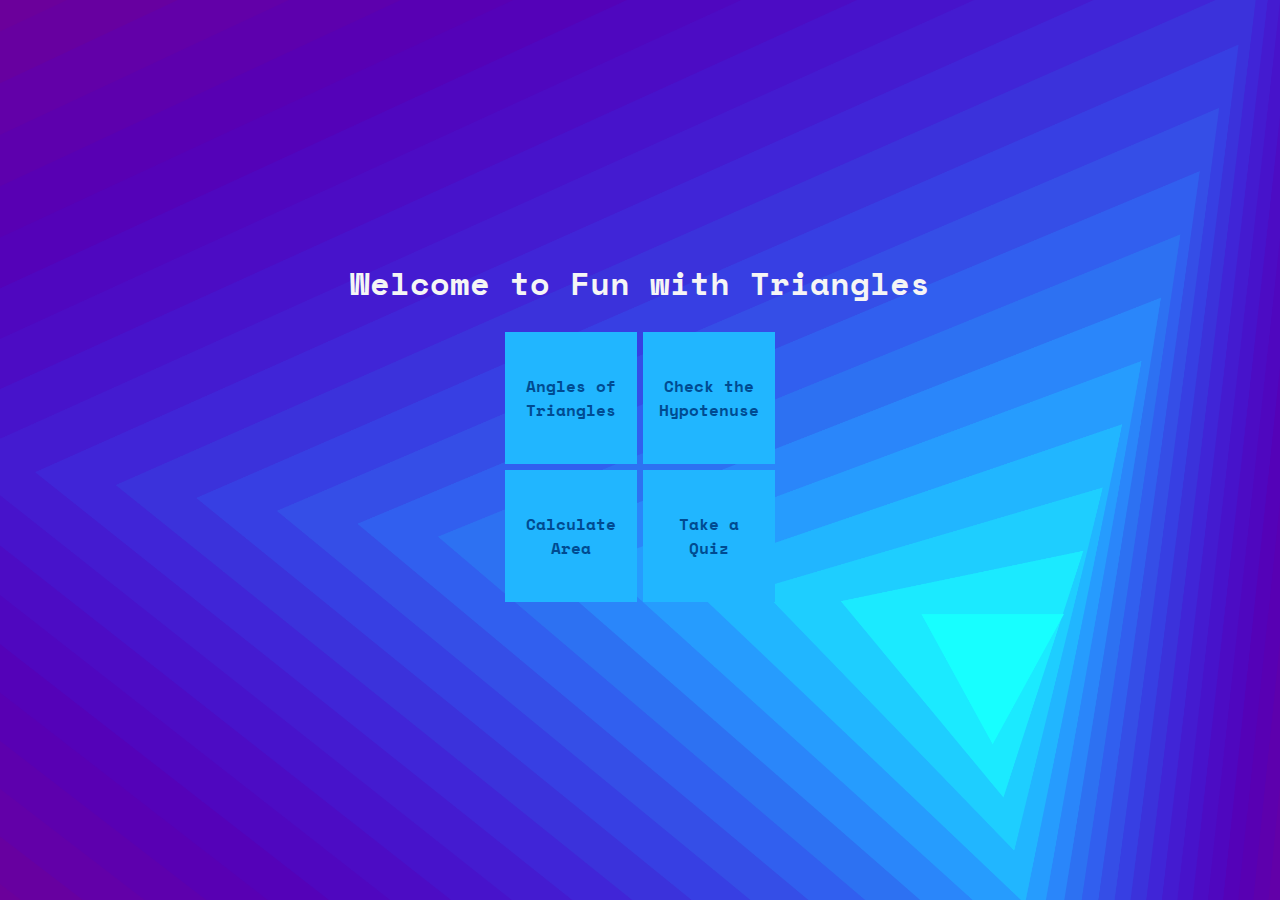
<file: index.html>
<!DOCTYPE html>
<html lang="en">
<head>
    <meta charset="UTF-8">
    <meta http-equiv="X-UA-Compatible" content="IE=edge">
    <meta name="viewport" content="width=device-width, initial-scale=1.0">
    <link rel="stylesheet" href="style.css">
    <link rel="stylesheet" href="https://use.fontawesome.com/releases/v5.15.3/css/all.css" integrity="sha384-SZXxX4whJ79/gErwcOYf+zWLeJdY/qpuqC4cAa9rOGUstPomtqpuNWT9wdPEn2fk" crossorigin="anonymous">
    <title>Fun With Triangles</title>
</head>
<body class="index">
    <div class="main">
        <div class="section">
        <div class="title">
            <h1>Welcome to Fun with Triangles</h1>
            <div class="grid">
                <div class="col">
                    <a href="./angleOfTriangles.html"><div class="box"><p>Angles of Triangles</p></div></a>
                    <a href="/areaOfTriangle.html"><div class="box">Calculate Area</div></a>
                </div>
                <div class="col">
                    <a href="/hypotenuseOfTriangle.html"><div class="box">Check the Hypotenuse</div></a>
                    <a href="/Quiz.html"><div class="box">Take a Quiz</div></a>
                </div>
            </div>
        </div>
    </div>
    </div>
    <footer class="footer footer1 ">
        <ul class="footerList">
            <li class="footerLink">
                <a href="https://github.com/Husain01" target="_blank"><i class="fab fa-github" aria-hidden="true"></i></a>
            </li>
            <li class="footerLink">
                <a href="https://twitter.com/itswhoissane" target="_blank">
                    <i class="fab fa-twitter"></i>
                </a>
            </li>
            <li class="footerLink">
                <a href="https://www.linkedin.com/in/hussain-bhagat/" target="_blank">
                    <i class="fab fa-linkedin-in"></i>
                </a>
            </li>
            <li class="footerLink">
                <a href="https://www.instagram.com/itswhoissane/" target="_blank">
                    <i class="fab fa-instagram"></i>
                </a>
            </li>
            <li class="footerLink">
                <a href="https://husainbhagat.netlify.app/" target="_blank">
                    <i class="fas fa-briefcase"></i>
                </a>
            </li>
        </ul>
        
    </footer>
</body>
</html>
</file>
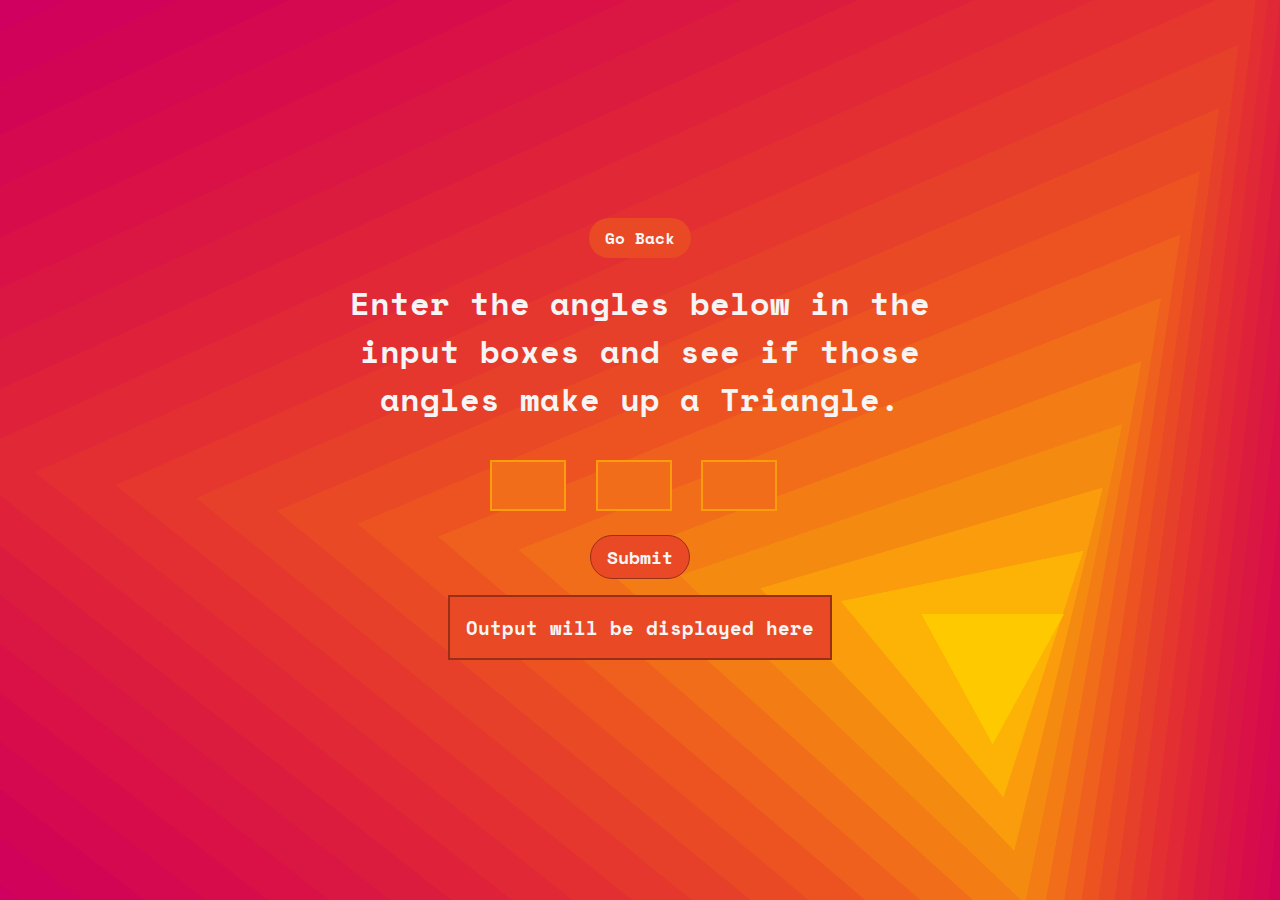
<file: angleOfTriangles.html>
<!DOCTYPE html>
<html lang="en">
<head>
    <meta charset="UTF-8">
    <meta http-equiv="X-UA-Compatible" content="IE=edge">
    <meta name="viewport" content="width=device-width, initial-scale=1.0">
    <link rel="stylesheet" href="style.css">
    <link rel="stylesheet" href="https://use.fontawesome.com/releases/v5.15.3/css/all.css" integrity="sha384-SZXxX4whJ79/gErwcOYf+zWLeJdY/qpuqC4cAa9rOGUstPomtqpuNWT9wdPEn2fk" crossorigin="anonymous">
    <title>Fun with Triangles | Angles of Triangle</title>
</head>
<body class="angleOfTri">
    <div class="main">
        <div class="section">
            <div class="backCTA back1">
                <i class="fas fa-chevron-left"></i>
                <a href="/index.html">Go Back</a>
            </div>
            <h1>Enter the angles below in the input boxes and see if those angles make up a Triangle.</h1>
            <form class="form" id="angleOfTriForm">
                <input type="number"  class=" inputBox inputBox1 inputAngle" min="1" max="180" required>
                <input type="number"  class="inputBox inputBox1 inputAngle" min="1" max="180" required>
                <input type="number"  class="inputBox inputBox1 inputAngle" min="1" max="180" required>
                <button class="btn btn1 inputAngle" id="submitBtn"> Submit</button>
            </form>
            <div class="output output1">
                <div id="outputText">Output will be displayed here</div>
            </div>
        </div>
    </div>
    <footer class="footer ">
        <ul class="footerList">
            <li class="footerLink">
                <a href="https://github.com/Husain01" target="_blank"><i class="fab fa-github" aria-hidden="true"></i></a>
            </li>
            <li class="footerLink">
                <a href="https://twitter.com/itswhoissane" target="_blank">
                    <i class="fab fa-twitter"></i>
                </a>
            </li>
            <li class="footerLink">
                <a href="https://www.linkedin.com/in/hussain-bhagat/" target="_blank">
                    <i class="fab fa-linkedin-in"></i>
                </a>
            </li>
            <li class="footerLink">
                <a href="https://www.instagram.com/itswhoissane/" target="_blank">
                    <i class="fab fa-instagram"></i>
                </a>
            </li>
            <li class="footerLink">
                <a href="https://husainbhagat.netlify.app/" target="_blank">
                    <i class="fas fa-briefcase"></i>
                </a>
            </li>
        </ul>
    </footer>
    <script src="angleOfTriangles.js"></script>
</body>
</html>
</file>
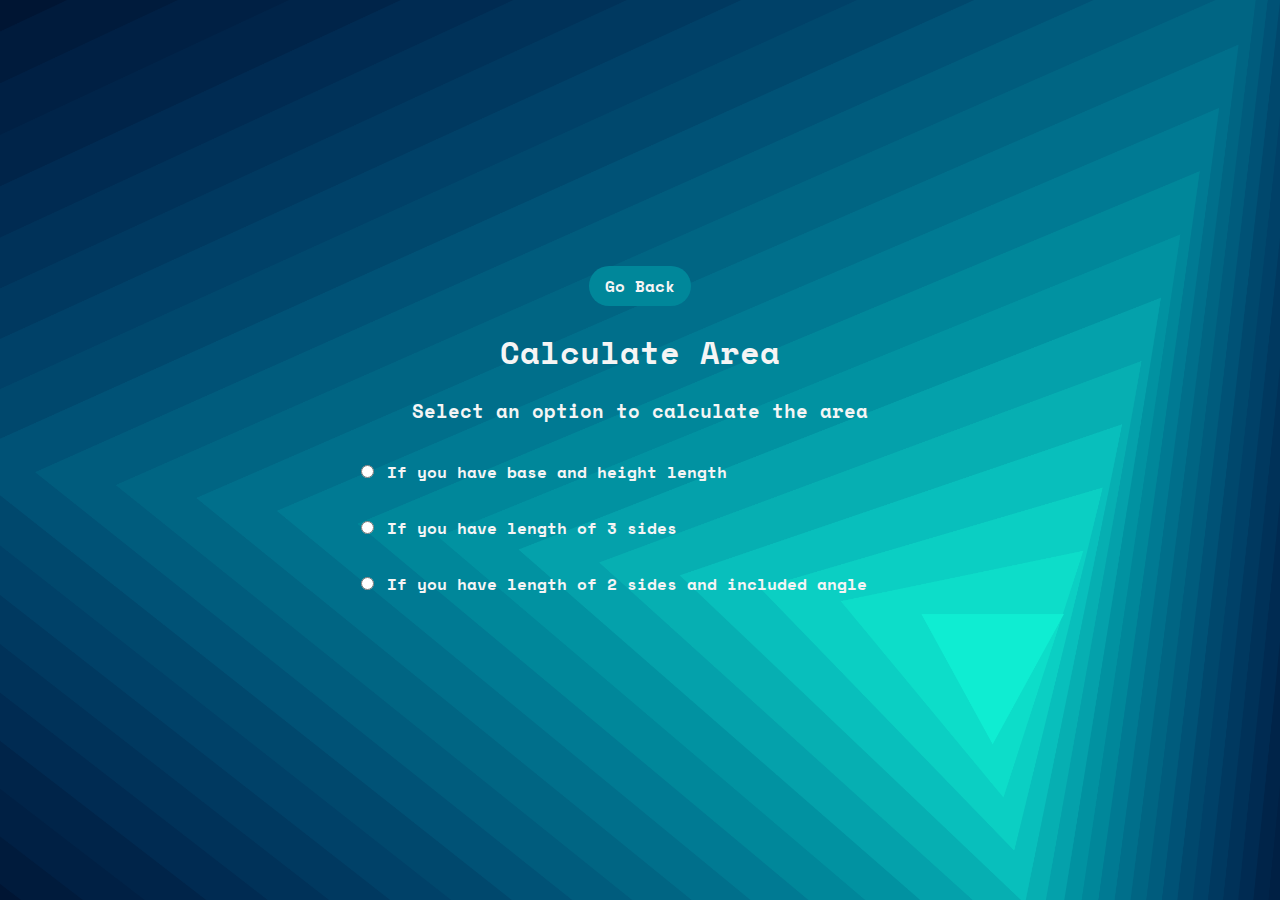
<file: areaOfTriangle.html>
<!DOCTYPE html>
<html lang="en">
  <head>
    <meta charset="UTF-8" />
    <meta http-equiv="X-UA-Compatible" content="IE=edge" />
    <meta name="viewport" content="width=device-width, initial-scale=1.0" />
    <link rel="stylesheet" href="style.css">
    <link rel="stylesheet" href="https://use.fontawesome.com/releases/v5.15.3/css/all.css" integrity="sha384-SZXxX4whJ79/gErwcOYf+zWLeJdY/qpuqC4cAa9rOGUstPomtqpuNWT9wdPEn2fk" crossorigin="anonymous">
    <title>Fun with Triangles | Area of Triangle</title>
  </head>
  <body class="areaOfTri">
    <div class="main">
      <div class="section">
        <div class="backCTA back2">
          <i class="fas fa-chevron-left"></i>
          <a href="/index.html">Go Back</a>
        </div>
        <h1>Calculate Area</h1>
        <h3>Select an option to calculate the area</h3>

        <!-- Select an option to calculate Area -->
        <form class="areaForm">
          <div class="radio">
            <label for="area1" class="label">
              <input type="radio" id="area1" name="area" value="area1" >
              If you have base and height length
            </label>
          </div>
          <div class="radio">
            <label for="area2" class="label">
              <input type="radio" id="area2" name="area" value="area2" >
              If you have length of 3 sides
            </label>
          </div>
          <div class="radio">
            <label for="area3" class="label">
              <input type="radio" id="area3" name="area" value="area3" >
              If you have length of 2 sides and included angle
            </label>
          </div>
        </form>
        <!-- Area Calculation for 1st option -->
        <div style="margin: 1rem 0" class="areaBox">
          <div class="triangle">
            <img src="/img/triangle-height.png" alt="" height="120px" />
          </div>
          <form class="form formAreaCalc">
            <label class="label">
              Base=
              <input
                type="number"
                class=" inputBox inputBox2 inputSide inputOption1"
                min="0.0001"
                step="0.00001"
                required
              />
            </label>
            <label class="label">
              Height=
              <input
                type="number"
                class="inputBox inputBox2 inputSide inputOption1"
                min="0.0001"
                step="0.00001"
                required
              />
            </label>
            <button class="btn btn2" id="submitBtn">Calculate</button>
          </form>
          <h2>Area Calculated:</h2>
          <div class="output output2">
            <label class="label">Area=</label>
            <div style="display: inline" class="areaOutput">
              1/2*Base*Height
            </div>
          </div>
        </div>
        <!-- Area Calculation for 2nd option -->
        <div style="margin: 1rem 0" class="areaBox">
          <div class="triangle">
            <img src="/img/images.png" alt="" height="120px" />
          </div>
          <form class="form formAreaCalc">
            <label class="label">
              a=
              <input
                type="number"
                class="inputBox inputBox2 inputSide inputOption2"
                min="0.0001"
                step="0.00001"
                required
              />
            </label>
            <label class="label">
              b=
              <input
                type="number"
                class="inputBox inputBox2 inputSide inputOption2"
                min="0.0001"
                step="0.00001"
                required
              />
            </label>
            <label class="label">
              c=
              <input
                type="number"
                class="inputBox inputBox2 inputSide inputOption2"
                min="0.0001"
                step="0.00001"
                required
              />
            </label>
            <p class="label error" style="color: brown">
              Enter valid side lengths such that each side length should be less
              than sum of other two sides
            </p>
            <button class="btn btn2" id="submitBtn">Calculate</button>
          </form>
          <h2>Area Calculated:</h2>
          <div class="output output2">
            <label class="label">Area=</label>
            <div style="display: inline" class="areaOutput">
              <span style="font-size: 1.8rem">√</span
              ><span style="border-top: 2px solid whitesmoke; padding-top: 0.1rem"
                >s(s-a)(s-b)(s-c)</span
              >
            </div>
          </div>
        </div>
        <!-- Area Calculation for 3rd Option -->
        <div style="margin: 1rem 0" class="areaBox">
          <div class="triangle">
            <img src="/img/included_angle_1.png" alt="" height="120px" />
          </div>
          <form class="form formAreaCalc">
            <label class="label">
              b=
              <input
                type="number"
                class="inputBox inputBox2 inputSide inputOption3"
                min="0.0001"
                step="0.00001"
                required
              />
            </label>
            <label class="label">
              c=
              <input
                type="number"
                class="inputBox inputBox2 inputSide inputOption3"
                min="0.0001"
                step="0.00001"
                required
              />
            </label>
            <label class="label">
              ∠A(deg)=
              <input
                type="number"
                class="inputBox inputBox2 inputSide inputOption3"
                min="0.0001"
                step="0.00001"
                max="180"
                required
              />
            </label>
            <button class="btn btn2" id="submitBtn">Calculate</button>
          </form>
          <h2>Area Calculated:</h2>
          <div class="output output2">
            <label class="label">Area=</label>
            <div style="display: inline" class="areaOutput">
              1/2*b*c*sin(A)
            </div>
          </div>
        </div>
      </div>
    </div>
    <footer class="footer ">
        <ul class="footerList">
            <li class="footerLink">
                <a href="https://github.com/Husain01" target="_blank"><i class="fab fa-github" aria-hidden="true"></i></a>
            </li>
            <li class="footerLink">
                <a href="https://twitter.com/itswhoissane" target="_blank">
                    <i class="fab fa-twitter"></i>
                </a>
            </li>
            <li class="footerLink">
                <a href="https://www.linkedin.com/in/hussain-bhagat/" target="_blank">
                    <i class="fab fa-linkedin-in"></i>
                </a>
            </li>
            <li class="footerLink">
                <a href="https://www.instagram.com/itswhoissane/" target="_blank">
                    <i class="fab fa-instagram"></i>
                </a>
            </li>
            <li class="footerLink">
                <a href="https://husainbhagat.netlify.app/" target="_blank">
                    <i class="fas fa-briefcase"></i>
                </a>
            </li>
        </ul>
    </footer>
    <script src="areaOfTriangle.js"></script>
  </body>
</html>
</file>
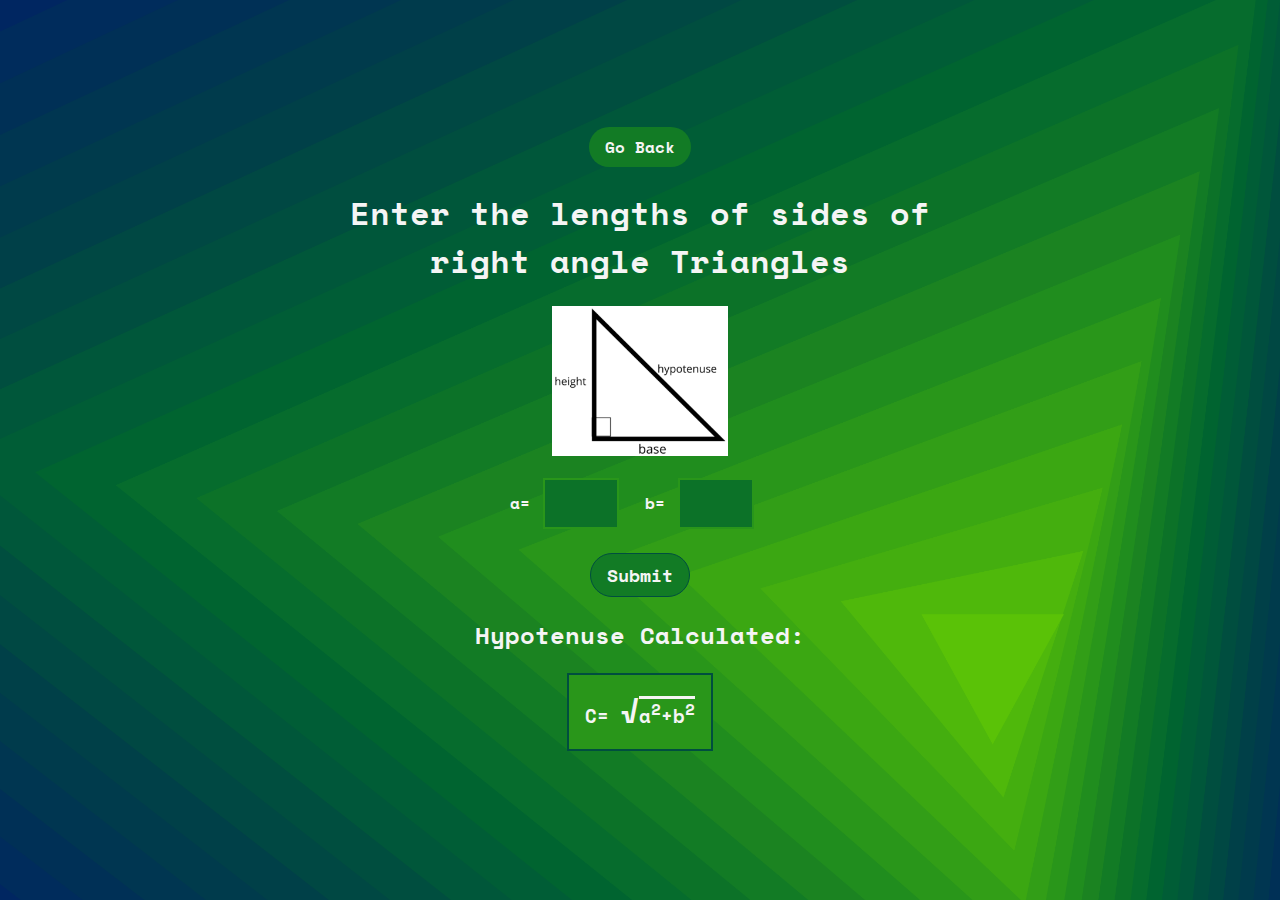
<file: hypotenuseOfTriangle.html>
<!DOCTYPE html>
<html lang="en">
  <head>
    <meta charset="UTF-8" />
    <meta http-equiv="X-UA-Compatible" content="IE=edge" />
    <meta name="viewport" content="width=device-width, initial-scale=1.0" />
    <link rel="stylesheet" href="style.css">
    <link rel="stylesheet" href="https://use.fontawesome.com/releases/v5.15.3/css/all.css" integrity="sha384-SZXxX4whJ79/gErwcOYf+zWLeJdY/qpuqC4cAa9rOGUstPomtqpuNWT9wdPEn2fk" crossorigin="anonymous">
    <title>Fun with Triangles | Calculate Hypotenuse</title>
  </head>
  <body class="hyp">
    <div class="main">
      <div class="section">
        <div class="backCTA back3">
          <i class="fas fa-chevron-left"></i>
          <a href="/index.html">Go Back</a>
        </div>
        <h1>Enter the lengths of sides of right angle Triangles</h1>
        <div class="triangle">
          <img src="/img/hyp.png" alt="Hypotenuse" height="150px" />
        </div>
        <form class="form" id="formHyp">
          <label class="label"
            >a=
            <input
              type="number"
              class="inputBox inputBox3 inputSide"
              min="0.0001"
              step="0.00001"
              required
            />
          </label>
          <label class="label"
            >b=
            <input
              type="number"
              class="inputBox inputBox3 inputSide"
              min="0.0001"
              step="0.00001"
              required
            />
          </label>
          <button class="btn btn3" id="submitBtn">Submit</button>
        </form>
        <h2>Hypotenuse Calculated:</h2>
        <div class="output output3">
          <label class="label">C=</label>
          <div style="display: inline" class="hypOutput">
            <span style="font-size: 1.8rem">√</span
            ><span style="border-top: 3px solid whitesmoke; padding-top: 0.1rem;"
              >a<sup>2</sup>+b<sup>2</sup></span
            >
          </div>
        </div>
      </div>
    </div>
    <footer class="footer ">
        <ul class="footerList">
            <li class="footerLink">
                <a href="https://github.com/Husain01" target="_blank"><i class="fab fa-github" aria-hidden="true"></i></a>
            </li>
            <li class="footerLink">
                <a href="https://twitter.com/itswhoissane" target="_blank">
                    <i class="fab fa-twitter"></i>
                </a>
            </li>
            <li class="footerLink">
                <a href="https://www.linkedin.com/in/hussain-bhagat/" target="_blank">
                    <i class="fab fa-linkedin-in"></i>
                </a>
            </li>
            <li class="footerLink">
                <a href="https://www.instagram.com/itswhoissane/" target="_blank">
                    <i class="fab fa-instagram"></i>
                </a>
            </li>
            <li class="footerLink">
                <a href="https://husainbhagat.netlify.app/" target="_blank">
                    <i class="fas fa-briefcase"></i>
                </a>
            </li>
        </ul>
    </footer>
    <script>
        const inputSides= document.querySelectorAll(".inputSide");
        const formHyp = document.querySelector("#formHyp");
        const hypotenuse= document.querySelector(".hypOutput");
        let lengthA, lengthB;
        formHyp.addEventListener('submit', (e)=>{
            e.preventDefault();
            lengthA = Number(inputSides[0].value);  
            lengthB = Number(inputSides[1].value);  
            hypotenuse.innerText = Math.sqrt((lengthA*lengthA) + (lengthB*lengthB));
        })
    </script>
  </body>
</html>
</file>
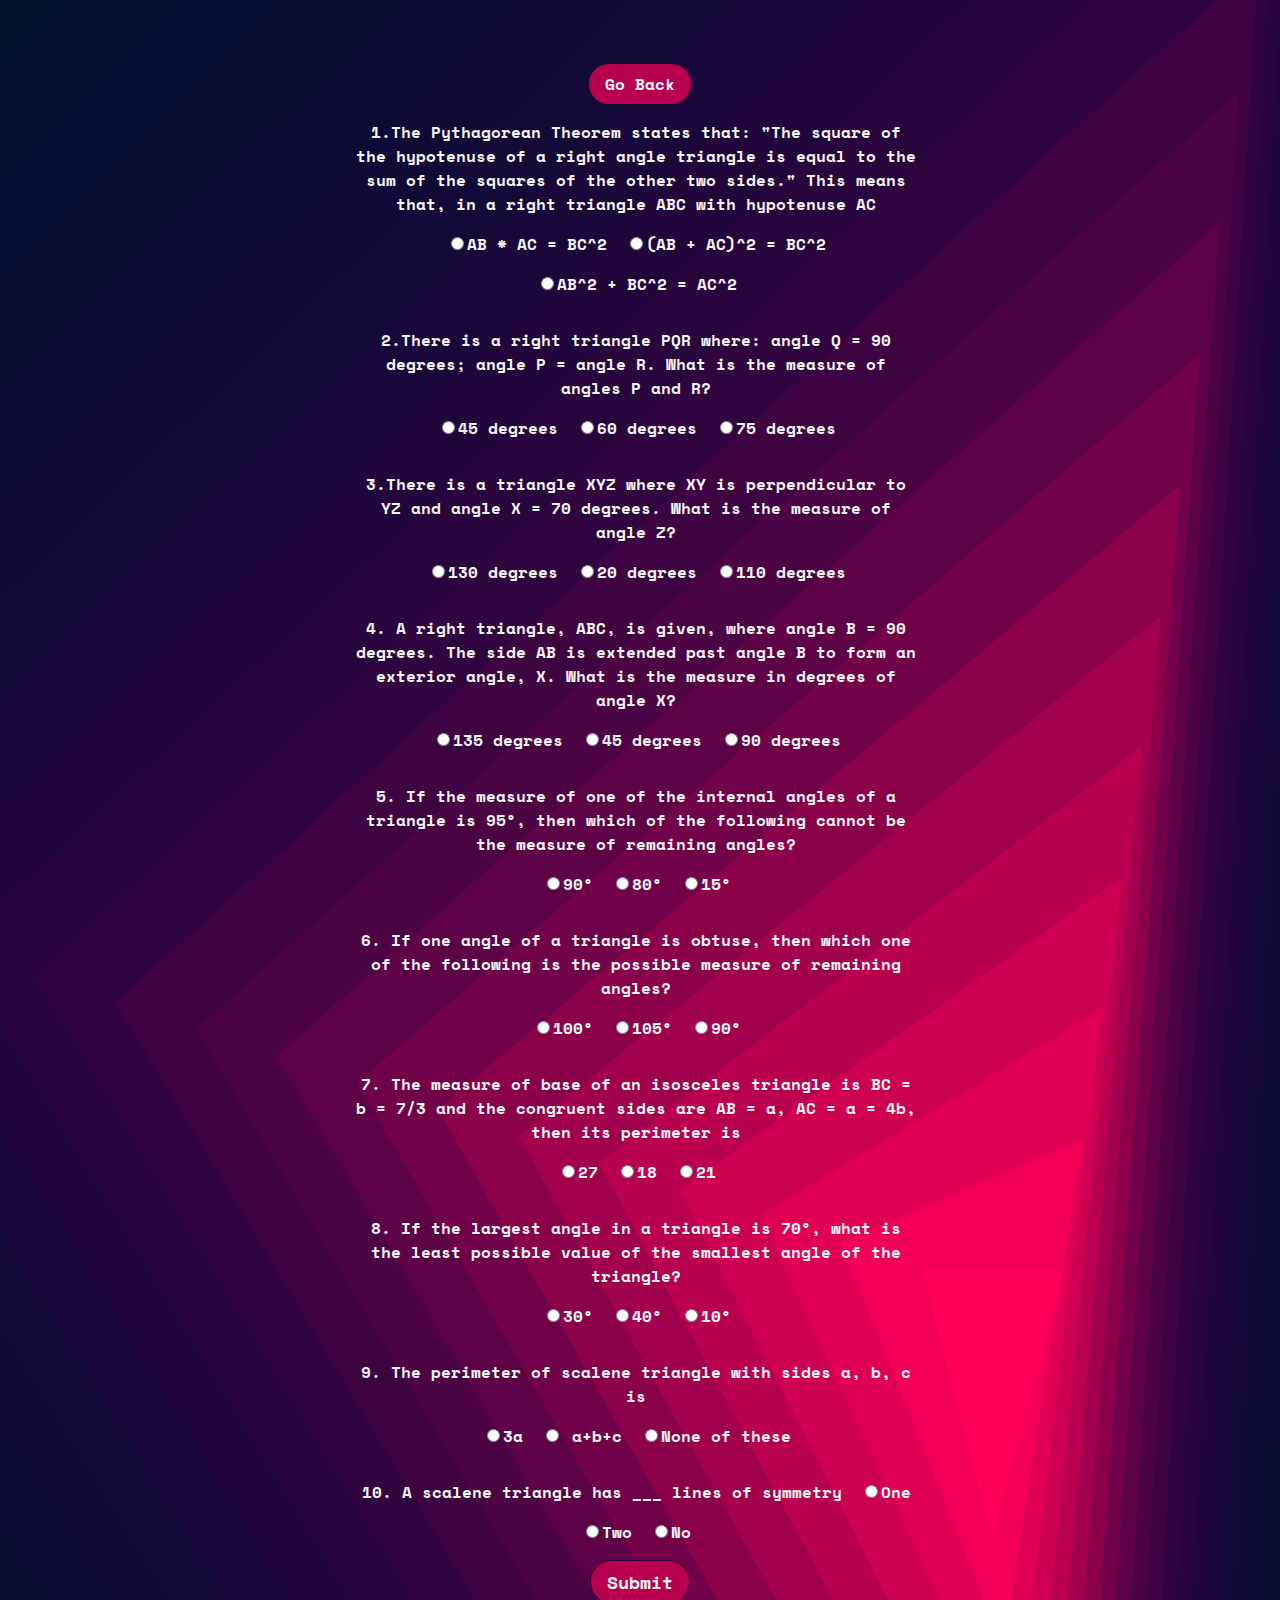
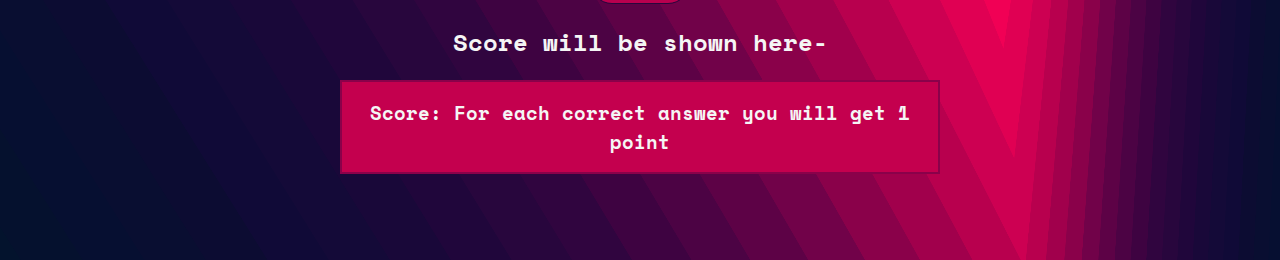
<file: Quiz.html>
<!DOCTYPE html>
<html lang="en">
<head>
    <meta charset="UTF-8">
    <meta http-equiv="X-UA-Compatible" content="IE=edge">
    <meta name="viewport" content="width=device-width, initial-scale=1.0">
    <link rel="stylesheet" href="style.css">
    <link rel="stylesheet" href="https://use.fontawesome.com/releases/v5.15.3/css/all.css" integrity="sha384-SZXxX4whJ79/gErwcOYf+zWLeJdY/qpuqC4cAa9rOGUstPomtqpuNWT9wdPEn2fk" crossorigin="anonymous">
    <title>Fun with Triangles | Quiz</title>
</head>
<body class="quiz">
    <div class="main">
        <div class="section">
            <div class="backCTA back4">
                <i class="fas fa-chevron-left"></i>
                <a href="/index.html">Go Back</a>
              </div>
              <form class="formQuiz">
                  <div class="radio ques">
                      <label class="label question">1.The Pythagorean Theorem states that: "The square of the hypotenuse of a right angle triangle is equal to the sum of the squares of the other two sides." This means that, in a right triangle ABC with hypotenuse AC</label>
                      <label for="radio1" class="label">
                          <input type="radio" name="que1" id="radio1" value="option1" required>AB * AC = BC^2
                      </label>
                      <label for="radio2" class="label">
                          <input type="radio" name="que1" id="radio2" value="option2" required>(AB + AC)^2 = BC^2
                      </label>
                      <label for="radio3" class="label">
                          <input type="radio" name="que1" id="radio3" value="option3" required>AB^2 + BC^2 = AC^2
                      </label>
                  </div>
                  <div class="radio ques">
                    <label class="label question">2.There is a right triangle PQR where: angle Q = 90 degrees; angle P = angle R. What is the measure of angles P and R?</label>
                    <label for="radio4" class="label">
                        <input type="radio" name="que2" id="radio4" value="option1" required>45 degrees
                    </label>
                    <label for="radio5" class="label">
                        <input type="radio" name="que2" id="radio5" value="option2" required>60 degrees
                    </label>
                    <label for="radio6" class="label">
                        <input type="radio" name="que2" id="radio6" value="option3" required>75 degrees
                    </label>
                </div>
                <div class="radio ques">
                    <label class="label question">3.There is a triangle XYZ where XY is perpendicular to YZ and angle X = 70 degrees. What is the measure of angle Z?</label>
                    <label for="radio7" class="label">
                        <input type="radio" name="que3" id="radio7" value="option1" required>130 degrees
                    </label>
                    <label for="radio8" class="label">
                        <input type="radio" name="que3" id="radio8" value="option2" required>20 degrees
                    </label>
                    <label for="radio9" class="label">
                        <input type="radio" name="que3" id="radio9" value="option3" required>110 degrees
                    </label>
                </div>
                <div class="radio ques">
                    <label class="label question">4. A right triangle, ABC, is given, where angle B = 90 degrees. The side AB is extended past angle B to form an exterior angle, X. What is the measure in degrees of angle X?</label>
                    <label for="radio10" class="label">
                        <input type="radio" name="que4" id="radio10" value="option1" required>135 degrees
                    </label>
                    <label for="radio11" class="label">
                        <input type="radio" name="que4" id="radio11" value="option2" required>45 degrees
                    </label>
                    <label for="radio12" class="label">
                        <input type="radio" name="que4" id="radio12" value="option3" required>90 degrees
                    </label>
                </div>
                <div class="radio ques">
                    <label class="label question">5. If the measure of one of the internal angles of a triangle is 95°, then which of the following cannot be the measure of remaining angles?</label>
                    <label for="radio13" class="label">
                        <input type="radio" name="que5" id="radio13" value="option1" required>90°
                    </label>
                    <label for="radio14" class="label">
                        <input type="radio" name="que5" id="radio14" value="option2" required>80°
                    </label>
                    <label for="radio15" class="label">
                        <input type="radio" name="que5" id="radio15" value="option3" required>15°
                    </label>
                </div>
                <div class="radio ques">
                    <label class="label question">6. If one angle of a triangle is obtuse, then which one of the following is the possible measure of remaining angles?</label>
                    <label for="radio16" class="label">
                        <input type="radio" name="que6" id="radio16" value="option1" required>100°
                    </label>
                    <label for="radio17" class="label">
                        <input type="radio" name="que6" id="radio17" value="option2" required>105°
                    </label>
                    <label for="radio18" class="label">
                        <input type="radio" name="que6" id="radio18" value="option3" required>90°
                    </label>
                </div>
                <div class="radio ques">
                    <label class="label question">7. The measure of base of an isosceles triangle is BC = b = 7/3 and the congruent sides are AB = a, AC = a = 4b, then its perimeter is</label>
                    <label for="radio19" class="label">
                        <input type="radio" name="que7" id="radio19" value="option1" required>27
                    </label>
                    <label for="radio221" class="label">
                        <input type="radio" name="que7" id="radio221" value="option2" required>18
                    </label>
                    <label for="radio21" class="label">
                        <input type="radio" name="que7" id="radio21" value="option3" required>21
                    </label>
                </div>
                <div class="radio ques">
                    <label class="label question">8. If the largest angle in a triangle is 70°, what is the least possible value of the smallest angle of the triangle?</label>
                    <label for="radio22" class="label">
                        <input type="radio" name="que8" id="radio22" value="option1" required>30°
                    </label>
                    <label for="radio23" class="label">
                        <input type="radio" name="que8" id="radio23" value="option2" required>40°
                    </label>
                    <label for="radio24" class="label">
                        <input type="radio" name="que8" id="radio24" value="option3" required>10°
                    </label>
                </div>
                <div class="radio ques">
                    <label class="label question">9. The perimeter of scalene triangle with sides a, b, c is                    </label>
                    <label for="radio25" class="label">
                        <input type="radio" name="que9" id="radio25" value="option1" required>3a
                    </label>
                    <label for="radio27" class="label">
                        <input type="radio" name="que9" id="radio27" value="option2" required>
                        a+b+c
                    </label>
                    <label for="radio27" class="label">
                        <input type="radio" name="que9" id="radio27" value="option3" required>None of these
                    </label>
                </div>
                <div class="radio ques">
                    <label class="label question">10. A scalene triangle has ___ lines of symmetry</label>
                    <label for="radio28" class="label">
                        <input type="radio" name="que10" id="radio28" value="option1" required>One
                    </label>
                    <label for="radio29" class="label">
                        <input type="radio" name="que10" id="radio29" value="option2" required>Two
                    </label>
                    <label for="radio30" class="label">
                        <input type="radio" name="que10" id="radio30" value="option3" required>No
                    </label>
                </div>
                <button class="btn btn4" id="submit">Submit</button>
              </form>
              <h2>Score will be shown here-</h2>
                <div class="output output4">
                    <label class="label">Score:</label>
                    <div style="display:inline;" class="score">For each correct answer you will get 1 point</div>
                </div>
        </div>
    </div>
    <footer class="footer ">
        <ul class="footerList">
            <li class="footerLink">
                <a href="https://github.com/Husain01" target="_blank"><i class="fab fa-github" aria-hidden="true"></i></a>
            </li>
            <li class="footerLink">
                <a href="https://twitter.com/itswhoissane" target="_blank">
                    <i class="fab fa-twitter"></i>
                </a>
            </li>
            <li class="footerLink">
                <a href="https://www.linkedin.com/in/hussain-bhagat/" target="_blank">
                    <i class="fab fa-linkedin-in"></i>
                </a>
            </li>
            <li class="footerLink">
                <a href="https://www.instagram.com/itswhoissane/" target="_blank">
                    <i class="fab fa-instagram"></i>
                </a>
            </li>
            <li class="footerLink">
                <a href="https://husainbhagat.netlify.app/" target="_blank">
                    <i class="fas fa-briefcase"></i>
                </a>
            </li>
        </ul>
    </footer>
    <script src="quiz.js"></script>
</body>
</html>
</file>
<file: style.css>
@import url('https://fonts.googleapis.com/css2?family=Space+Mono&display=swap');

:root{
    --primary-color:#2A9D8F;
    --secondary-color:#264653;
}

*{
    font-family: 'Space Mono', monospace;
}

.index{
    background-image: url('/img/02.png');
    background-repeat: no-repeat;
    background-position: center;
    background-size: 100% 100%;
    min-height: 100vh;
    margin: 0;
}

.angleOfTri{
    background-image: url('/img/01.png');
    background-repeat: no-repeat;
    background-position: center;
    background-size: 100% 100%;
    min-height: 100vh;
    margin: 0;
}

.areaOfTri{
    background-image: url('/img/03.png');
    background-repeat: no-repeat;
    background-position: center;
    background-size: 100% 100%;
    min-height: 100vh;
    margin: 0;
}

.hyp{
    background-image: url('/img/05.png');
    background-repeat: no-repeat;
    background-position: center;
    background-size: 100% 100%;
    min-height: 100vh;
    margin: 0;
}

.quiz{
    background-image: url('/img/07.png');
    background-repeat: no-repeat;
    background-position: center;
    background-size: 100% 100%;
    min-height: 100vh;
    margin: 0;
}

.main{
    display: flex;
    justify-content: center;
    align-items: center;
    min-height: 94vh;
    text-align: center;
}
.section{
    max-width: 600px;
    width: 100%;
    text-align: center;
    margin: 2rem 1rem;
}

h1, h2, h3{
    color: whitesmoke;
}

.grid{
    display: flex;
    flex-wrap: wrap;
    justify-content: center;
}

.box{
    background-color: #21b6ff;
    width: 100px;
    height: 100px;
    margin: 0.2rem .2rem .4rem;
    padding: 1rem;

    text-align: center;
    display: flex;
    justify-content: center;
    align-items: center;

    font-size: 1rem;
    font-weight: 600;
    cursor: pointer;
    color: rgb(0, 75, 145);
}

a{
    text-decoration: none;
    color:rgb(0, 75, 145) ;
}

.col a:hover .box{
    background-color: #4c0cc4;
    color: whitesmoke;
    text-decoration: none;
}

.inputBox{
    padding: 1rem;
    margin: 1rem 1rem 1.5rem 0.2rem;
    height: 15px;
    width: 40px;
    overflow: scroll;
    outline: none;
}

.inputBox::-webkit-scrollbar {
    width: 0px;
  }

.inputBox1{
    background-color: #f16d19;
    border: 2px solid #fa9c0c;
    color: whitesmoke;
}

.inputBox2{
    background-color: #007A93;
    border: 2px solid#04A1AB;
    color: whitesmoke;
    overflow: scroll;
}


  .inputBox3{
      background-color: #0C7228;
      border: 2px solid #29961A;
      color: whitesmoke;
  }

  /* Buttons */

  .btn{
    display: block;
    margin: 0 auto 1rem;
    padding:0.5rem 1rem;
    font-weight: bold;
    border-radius: 1.5rem;
    cursor: pointer;
    font-size: 1.1rem;
    color: whitesmoke;
  }

  .btn1{
    background-color: #e94925;
    border: 1px solid #9a2f17;
  }

  .btn1:hover{
      background-color: #E0213A;
  }

  .btn2{
      background-color:#00879A ;
      border: 1px solid #004168;
  }

  .btn2:hover{
      background-color: #00486D;
  }

  .btn3{
      background-color: #127B25;
      border: 1px solid #004E3F;
  }

  .btn3:hover{
      background-color: #005D36;
  }

  .btn4{
      background-color:#B8004E;
      border: 1px solid #28063D;
  }

  .btn4:hover{
      background-color: #3E0341;
  }

/* Back Button */

  .backCTA{
      margin: 2rem auto 0rem;
      width: fit-content;
      padding: 0.5rem 1rem;
      border-radius: 1.5rem;
      cursor: pointer;
  }

  .back1, .back1 a{
    background-color: #e94925;
    color: whitesmoke;
    font-weight: bold;
  }

  .back1 a:hover{
      border-bottom: 2px solid #9a2f17;
  }

  .back2, .back2 a{
    background-color: #00879A;
    color: whitesmoke;
    font-weight: bold;
  }

  .back2 a:hover{
      border-bottom: 2px solid #00486D;
  }

  .back3, .back3 a{
      background-color: #127B25;
      color: whitesmoke;
      font-weight: bold;
  }

  .back3 a:hover{
      border-bottom: 2px solid #004E3F;
  }

  .back4, .back4 a{
    background-color: #B8004E;
    color: whitesmoke;
    font-weight: bold;
  }

  .back4 a:hover{
      border-bottom: 2px solid #28063D;
  }

/* Output */
  .output{
      margin: auto;
      font-weight: bold;
      font-size: 1.2rem;
      padding: 1rem;
      width: fit-content;
      color: whitesmoke;
  }

  .output1{
    border: 2px solid #9a2f17;
    background-color: #e94925;
  }

  .output2{
    border: 2px solid #004168;
    background-color: #00879A;
  }

  .output3{
      border: 2px solid #004E3F;
      background-color: #29961A;
  }

  .output4{
      border: 2px solid #8A014A;
      background-color: #C4004E;
  }

  .label{
      font-weight: bold;
      display: inline-block;
      color: whitesmoke;
  }

  .areaForm{
      text-align: left;
  }

  .areaBox{
      display: none;
  }

  .error{
      display: none;
  }

  .radio{
      padding: 0.5rem 1rem;
      white-space: normal;
      color: whitesmoke;
  }

  .radio input{
      cursor: pointer;
      padding: 0.5rem 0.5rem;
      display: inline-block;
  }

  .radio label{
      cursor: pointer;
      padding: 0.5rem 0.5rem 0.5rem 0;
      display: inline-block;
      color: whitesmoke;
  }

  .footer{
      width: 100%;
      min-height:  6vh;
  }



.footerList{
    height: inherit;
    display: flex;
    flex-wrap: wrap;
    justify-content: center;
    align-items: center;
    padding-inline-start: 0px;
    margin-block-start: 0rem;
    margin-block-end: 0rem;
}

.footerLink{
    list-style: none;
    font-size: 1.5rem;
    padding: 0.5rem 1rem;
}

.footerLink a{
    color: whitesmoke;
}
</file>
